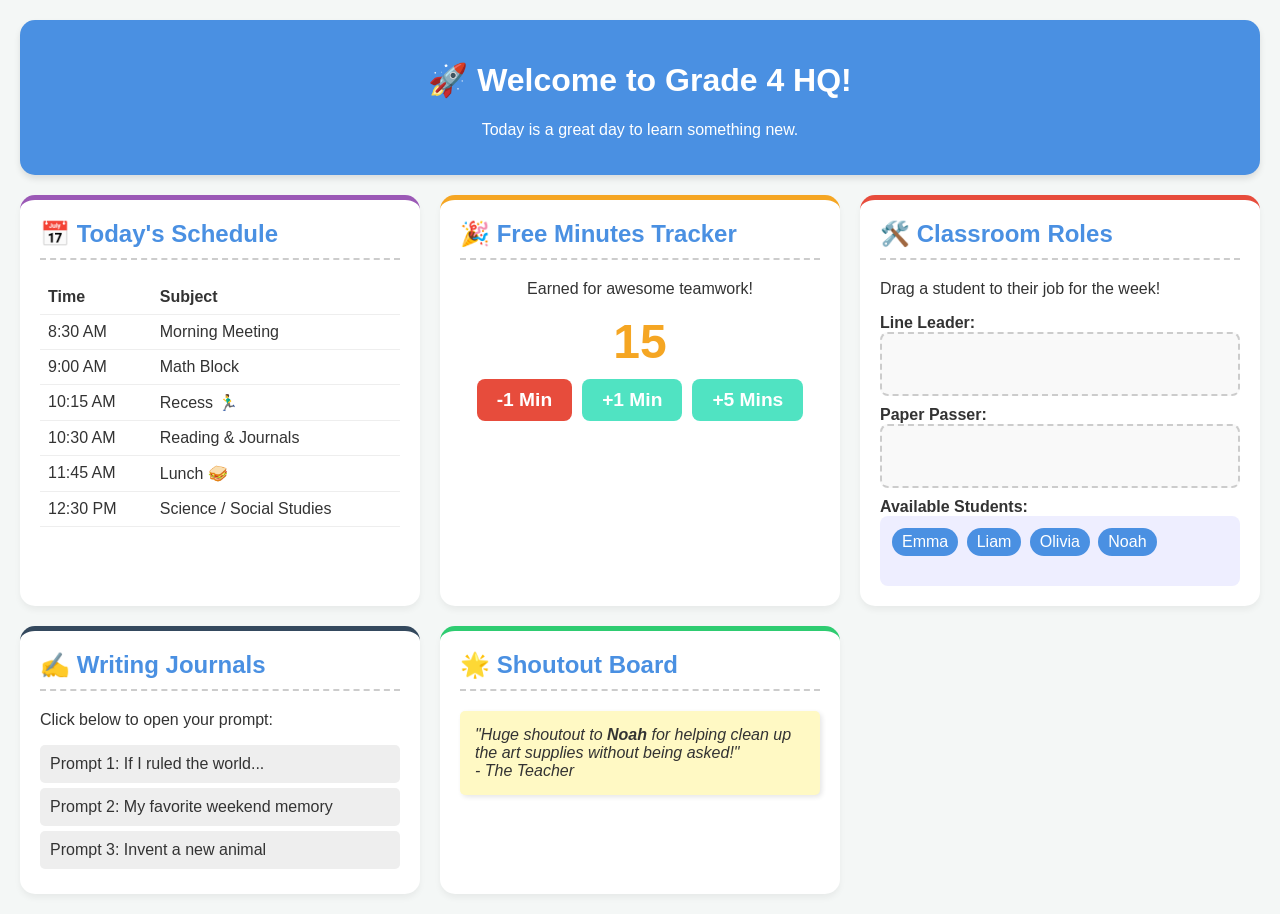
<file: index.html>
<!DOCTYPE html>
<html lang="en">
<head>
  <meta charset="UTF-8">
  <meta name="viewport" content="width=device-width, initial-scale=1.0">
  <title>Grade 4 Headquarters</title>
  <style>
    :root {
      --primary: #4A90E2;
      --secondary: #50E3C2;
      --accent: #F5A623;
      --bg: #F4F7F6;
      --text: #333;
    }
    body {
      font-family: 'Comic Sans MS', 'Chalkboard SE', sans-serif; /* Kid-friendly font */
      background-color: var(--bg);
      color: var(--text);
      margin: 0;
      padding: 20px;
    }
    header {
      text-align: center;
      background: var(--primary);
      color: white;
      padding: 20px;
      border-radius: 15px;
      margin-bottom: 20px;
      box-shadow: 0 4px 6px rgba(0,0,0,0.1);
    }
    .dashboard {
      display: grid;
      grid-template-columns: repeat(auto-fit, minmax(300px, 1fr));
      gap: 20px;
    }
    .card {
      background: white;
      padding: 20px;
      border-radius: 15px;
      box-shadow: 0 4px 6px rgba(0,0,0,0.05);
      border-top: 5px solid var(--secondary);
    }
    .card h2 { margin-top: 0; color: var(--primary); border-bottom: 2px dashed #ccc; padding-bottom: 10px;}
    
    /* Schedule Table */
    table { width: 100%; border-collapse: collapse; }
    th, td { padding: 8px; text-align: left; border-bottom: 1px solid #eee; }
    
    /* Free Minutes Tracker */
    .minutes-display { font-size: 3em; text-align: center; font-weight: bold; color: var(--accent); margin: 10px 0;}
    .btn-group { display: flex; justify-content: center; gap: 10px; }
    button { padding: 10px 20px; font-size: 1.2em; cursor: pointer; border: none; border-radius: 8px; background: var(--secondary); color: white; font-weight: bold;}
    button:hover { filter: brightness(0.9); }
    button.minus { background: #E74C3C; }

    /* Drag and Drop Roles */
    .role-zone { min-height: 40px; background: #f9f9f9; border: 2px dashed #ccc; margin-bottom: 10px; padding: 10px; border-radius: 8px;}
    .student-badge { display: inline-block; background: var(--primary); color: white; padding: 5px 10px; border-radius: 20px; cursor: grab; margin: 2px; }
    .student-pool { min-height: 50px; background: #eef; padding: 10px; border-radius: 8px; }

    /* Journals & Shoutouts */
    .journal-link { display: block; padding: 10px; background: #eee; margin-bottom: 5px; text-decoration: none; color: var(--text); border-radius: 5px; }
    .journal-link:hover { background: var(--secondary); color: white; }
    .shoutout { background: #FFF9C4; padding: 15px; border-radius: 5px; font-style: italic; box-shadow: 2px 2px 5px rgba(0,0,0,0.1); }

  </style>
</head>
<body>

  <header>
    <h1>🚀 Welcome to Grade 4 HQ!</h1>
    <p>Today is a great day to learn something new.</p>
  </header>

  <div class="dashboard">
    
    <div class="card" style="border-top-color: #9B59B6;">
      <h2>📅 Today's Schedule</h2>
      <table>
        <tr><th>Time</th><th>Subject</th></tr>
        <tr><td>8:30 AM</td><td>Morning Meeting</td></tr>
        <tr><td>9:00 AM</td><td>Math Block</td></tr>
        <tr><td>10:15 AM</td><td>Recess 🏃‍♂️</td></tr>
        <tr><td>10:30 AM</td><td>Reading & Journals</td></tr>
        <tr><td>11:45 AM</td><td>Lunch 🥪</td></tr>
        <tr><td>12:30 PM</td><td>Science / Social Studies</td></tr>
      </table>
    </div>

    <div class="card" style="border-top-color: var(--accent);">
      <h2>🎉 Free Minutes Tracker</h2>
      <p style="text-align: center;">Earned for awesome teamwork!</p>
      <div class="minutes-display" id="minutes-count">15</div>
      <div class="btn-group">
        <button class="minus" onclick="updateMinutes(-1)">-1 Min</button>
        <button onclick="updateMinutes(1)">+1 Min</button>
        <button onclick="updateMinutes(5)">+5 Mins</button>
      </div>
    </div>

    <div class="card" style="border-top-color: #E74C3C;">
      <h2>🛠️ Classroom Roles</h2>
      <p>Drag a student to their job for the week!</p>
      
      <strong>Line Leader:</strong>
      <div class="role-zone" ondrop="drop(event)" ondragover="allowDrop(event)"></div>
      
      <strong>Paper Passer:</strong>
      <div class="role-zone" ondrop="drop(event)" ondragover="allowDrop(event)"></div>
      
      <strong>Available Students:</strong>
      <div class="student-pool" id="pool" ondrop="drop(event)" ondragover="allowDrop(event)">
        <div class="student-badge" draggable="true" ondragstart="drag(event)" id="s1">Emma</div>
        <div class="student-badge" draggable="true" ondragstart="drag(event)" id="s2">Liam</div>
        <div class="student-badge" draggable="true" ondragstart="drag(event)" id="s3">Olivia</div>
        <div class="student-badge" draggable="true" ondragstart="drag(event)" id="s4">Noah</div>
      </div>
    </div>

    <div class="card" style="border-top-color: #34495E;">
      <h2>✍️ Writing Journals</h2>
      <p>Click below to open your prompt:</p>
      <a href="#" class="journal-link">Prompt 1: If I ruled the world...</a>
      <a href="#" class="journal-link">Prompt 2: My favorite weekend memory</a>
      <a href="#" class="journal-link">Prompt 3: Invent a new animal</a>
    </div>

    <div class="card" style="border-top-color: #2ECC71;">
      <h2>🌟 Shoutout Board</h2>
      <div class="shoutout">
        "Huge shoutout to <strong>Noah</strong> for helping clean up the art supplies without being asked!" <br><em>- The Teacher</em>
      </div>
    </div>

  </div>

  <script>
    // --- Free Minutes Logic ---
    let minutes = 15;
    function updateMinutes(change) {
      minutes += change;
      if (minutes < 0) minutes = 0; // Don't let it go below zero
      document.getElementById('minutes-count').innerText = minutes;
    }

    // --- Drag and Drop Logic ---
    function allowDrop(ev) {
      ev.preventDefault();
    }

    function drag(ev) {
      ev.dataTransfer.setData("text", ev.target.id);
    }

    function drop(ev) {
      ev.preventDefault();
      var data = ev.dataTransfer.getData("text");
      // Only append if dropping into a role-zone or student-pool
      if(ev.target.classList.contains('role-zone') || ev.target.classList.contains('student-pool')) {
        ev.target.appendChild(document.getElementById(data));
      }
    }
  </script>
</body>
</html>
</file>
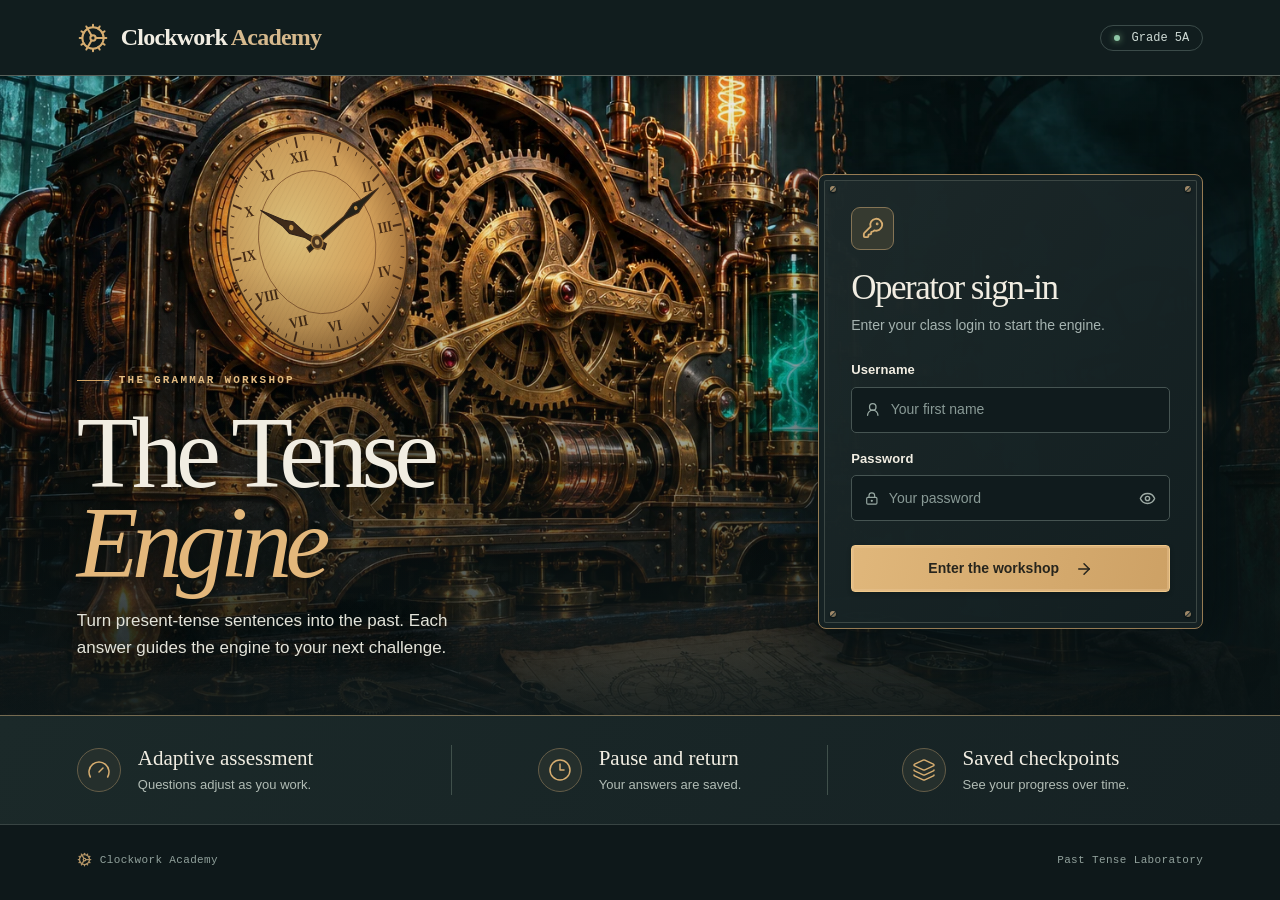
<file: tense-engine/index.html>
<!doctype html>
<html lang="en">
<head>
<meta charset="utf-8">
<meta name="viewport" content="width=device-width,initial-scale=1">
<title>The Tense Engine · Grade 5A</title>
<link rel="icon" href="./favicon.svg" type="image/svg+xml">
<link rel="stylesheet" href="./style.css?v=6">
<link rel="stylesheet" href="./arena.css?v=1">
<script type="module" src="./arena.mjs?v=1"></script>
<script defer src="./workshop.js?v=6"></script>
</head>
<body><div id="workshop"></div><noscript>Turn on JavaScript to use The Tense Engine.</noscript></body>
</html>
</file>
<file: tense-engine/style.css>
:root{color-scheme:dark;--bg:#0e181a;--panel:#172326;--brass:#d6ad70;--dim:#a5b3b0;--line:#344345;--ivory:#f1ede2;--teal:#8dbeb4;--mono:"Courier New",monospace;--serif:Georgia,"Times New Roman",serif}*{box-sizing:border-box}body{margin:0;background:var(--bg);color:var(--ivory);font-family:"Instrument Sans",Arial,sans-serif;font-size:15px;line-height:1.5}button,input,textarea,select{font:inherit}button{cursor:pointer}button:disabled{cursor:wait;opacity:.65}button:focus-visible,select:focus-visible,input:focus-visible,textarea:focus-visible,summary:focus-visible{outline:2px solid #f1c082;outline-offset:3px}h1,h2,h3,h4,p{margin:0}header,footer{display:flex;justify-content:space-between;align-items:center;padding:0 clamp(24px,6vw,110px)}header{height:76px;background:#111d1e;border-bottom:1px solid #57605a;position:relative;z-index:2}.brand,.headerRight,.grade,footer span,.kicker,.primary,.textbtn,.field,.instrument,.sectionTitle,.timehint,.progressline,.answerfoot,.answerfoot>span,.row,.tags{display:flex;align-items:center}.brand{gap:12px;font:600 24px var(--serif);letter-spacing:-.8px}.brand em{font-style:normal;color:#d6b98d}.brandIcon{color:var(--brass);display:grid;place-items:center}.headerRight,.grade{gap:12px}.headerRight{gap:22px}.grade{border:1px solid #3b4b49;border-radius:25px;padding:5px 13px;font:12px var(--mono);color:#cfdbd5}.led{background:#8ec6a6;width:6px;height:6px;border-radius:100%;box-shadow:0 0 7px #76ab82}.hero{position:relative;isolation:isolate;overflow:hidden;background:#111a1a}.machine,.machineFade{position:absolute;inset:0;z-index:-1}.machine{background:url('./engine.webp') 50% 44%/cover no-repeat;transform:translate(var(--dx,0),var(--dy,0)) scale(1.025);transition:transform .45s ease-out}.machineFade{background:linear-gradient(90deg,rgba(5,14,15,.26),transparent 50%,rgba(7,17,18,.58)),linear-gradient(0deg,#0e191bee,rgba(9,18,18,.47) 37%,transparent 70%)}.heroInner{position:relative;max-width:1640px;margin:auto;min-height:clamp(565px,71vh,790px);padding:66px clamp(24px,6vw,110px) 54px;display:grid;grid-template-columns:minmax(0,1fr) minmax(320px,385px);gap:6vw;align-items:center}.intro{align-self:end;max-width:530px;text-shadow:0 2px 20px #050c0b}.kicker{color:#e4bd83;font:700 11px/1.4 var(--mono);letter-spacing:2.2px;gap:10px}.kicker i{width:32px;height:1px;background:#d1a466}.intro h1{font:normal clamp(75px,7.9vw,138px)/.89 var(--serif);letter-spacing:-.065em;margin:20px 0}.intro h1 em{font-weight:normal;color:#e3b77b}.intro p{color:#e3e3d9;max-width:420px;font-size:17px;line-height:1.55}.loginplate,.questionCard{position:relative}.loginplate{background:linear-gradient(130deg,rgba(29,41,42,.98),rgba(18,30,32,.99));border:1px solid #967b53;box-shadow:inset 0 0 0 5px #152123,inset 0 0 0 6px #3b4643,0 18px 60px #050d10a8;border-radius:8px;padding:32px 32px 36px}.screw{position:absolute;width:6px;height:6px;background:linear-gradient(135deg,#af9973 0%,#9b8364 42%,#343b36 45%,#343b36 57%,#7d715a 61%,#78694f);border-radius:100%;box-shadow:0 1px 2px #070d0e}.s1{top:11px;left:11px}.s2{top:11px;right:11px}.s3{bottom:11px;left:11px}.s4{bottom:11px;right:11px}.keyicon{width:43px;height:43px;display:grid;place-items:center;border:1px solid #857455;border-radius:9px;background:#363a30;color:var(--brass);margin:0 0 19px}.loginplate h2{font:normal 35px/1.1 var(--serif);letter-spacing:-1.5px}.loginplate p,.muted,.footnote{color:var(--dim)}.loginplate p{margin:8px 0 24px;font-size:14px}.loginplate label{font-size:13px;font-weight:650;letter-spacing:.1px;display:block;margin:16px 0 7px}.field{gap:10px;color:#99aaa4;background:#101b1d;border:1px solid #465452;border-radius:5px;padding:0 13px;min-height:46px}.field:focus-within{border-color:#d7ae70}.field input{background:none;outline:0;border:0;width:100%;min-width:0;color:var(--ivory);padding:10px 0;font-size:14px}.field input:focus-visible{outline:0}.field input::placeholder,textarea::placeholder{color:#899a96}.eye,.textbtn{border:0;background:none;color:var(--brass)}.eye{display:grid;place-items:center;padding:7px 0 7px 7px;color:#9faca6}.primary{justify-content:center;gap:16px;border:1px solid #efc88a;border-radius:4px;background:linear-gradient(105deg,#e0b77b,#cda165);box-shadow:inset 0 0 0 2px #eec99b55,0 2px 4px #09131055;padding:12px 19px;color:#27251d;font-weight:700;font-size:14px}.primary:hover{filter:brightness(1.08)}.loginplate .primary{width:100%;margin-top:24px}.instrumentStrip{max-width:1640px;margin:auto;display:grid;grid-template-columns:repeat(3,1fr);padding:29px clamp(24px,6vw,110px);background:linear-gradient(125deg,#1b2929,#162224);border-top:1px solid #756b51;border-bottom:1px solid #384443}.instrument{gap:17px;justify-content:center;border-right:1px solid #40504b}.instrument:first-child{justify-content:flex-start}.instrument:last-child{border:0}.instrument>span{display:grid;place-items:center;width:44px;height:44px;border:1px solid #655d48;color:var(--brass);border-radius:50%;background:#252f2c}.instrument h3{font:normal 21px/1.3 var(--serif)}.instrument p{color:#b1bcb5;font-size:13px;margin-top:3px}footer{max-width:1640px;margin:auto;min-height:70px;color:#91a19c;font:11px var(--mono);letter-spacing:.35px}footer span{gap:8px}footer svg{color:#b39466}.workspace{max-width:1180px;margin:auto;padding:40px clamp(18px,4vw,54px) 20px}.workTitle{padding:14px 0 28px}.workTitle h1{font:normal clamp(38px,4.3vw,62px)/1.13 var(--serif);letter-spacing:-2px;margin:9px 0}.workTitle p,.startPanel p,.timehint,.progressline span,.answerfoot>span{color:var(--dim)}.panel,.stat{background:linear-gradient(130deg,#1b292b,#162225);border:1px solid var(--line);border-radius:8px;padding:24px;margin-bottom:18px}.panel h3,.workspace h2{font:normal 25px var(--serif);letter-spacing:-.5px}.workspace h2{font-size:33px;margin:20px 0}.sectionTitle{gap:10px;margin-bottom:14px}.sectionTitle svg,.stat svg{color:var(--brass)}.sectionTitle select{margin-left:auto}.panel>.muted{margin:10px 0}.panel h4{margin:24px 0 6px}.textbtn{gap:7px;font-size:14px;padding:3px 0}.textbtn:hover{text-decoration:underline}.startPanel{display:flex;gap:24px;align-items:center;justify-content:space-between;padding:30px;background:linear-gradient(90deg,#162626f5 20%,#192b2aeb 65%,#1c2725ca),url('./engine.webp') center 44%/cover}.startPanel h2{margin:7px 0}.startPanel p{max-width:550px}.startPanel .primary{flex-shrink:0}.timehint{gap:8px;margin-top:15px;font-size:13px}.row{gap:18px}.stats,.reportGrid{display:grid;gap:16px}.stats{grid-template-columns:repeat(3,1fr)}.stat{display:grid;grid-template-columns:1fr auto;gap:4px}.stat svg{grid-column:2;grid-row:1/3}.stat small,th,.evidence small{font:12px var(--mono);color:#adc1ba}.stat strong{font:normal 39px var(--serif)}.reportGrid{grid-template-columns:1.4fr 1fr}.scrolltable{overflow-x:auto}table{border-collapse:collapse;width:100%;font-size:14px}th,td{text-align:left;padding:10px 9px;border-bottom:1px solid #344241}th{font-size:11px}td:first-child,th:first-child{padding-left:0}tr.selected{background:#28403d}.skill{display:flex;justify-content:space-between;gap:15px;padding:9px 0;border-bottom:1px solid var(--line)}.skill b{color:var(--teal)}.footnote{margin-top:12px;font-size:12px}select,textarea{background:#101d20;border:1px solid #50615d;border-radius:4px;color:var(--ivory);padding:9px 12px}.question{max-width:850px}.progressline,.answerfoot{justify-content:space-between;gap:10px}.progressline{font:13px var(--mono)}progress{width:100%;height:6px;border:0;margin:12px 0 22px;appearance:none;background:#32433f}progress::-webkit-progress-bar{background:#32433f}progress::-webkit-progress-value{background:#c99e64}progress::-moz-progress-bar{background:#c99e64}.questionCard{padding:clamp(24px,4vw,42px);border-color:#685d48}.questionCard blockquote{font:normal clamp(29px,4vw,44px)/1.22 var(--serif);margin:15px 0 28px}.questionCard label{font-size:19px;font-weight:600}.questionCard .muted{margin:4px 0 14px}.questionCard textarea{width:100%;resize:vertical;min-height:115px;font-size:17px;line-height:1.5}.answerfoot{margin-top:16px}.answerfoot>span{gap:6px;font-size:13px}details{border-top:1px solid var(--line)}summary{cursor:pointer;padding:13px 0;display:flex;justify-content:space-between;gap:16px}summary span:last-child{display:flex;align-items:center;color:var(--brass);gap:6px}.evidence{padding:8px 18px 18px;background:#101f21}.evidence p{margin:2px 0 12px}.tags{flex-wrap:wrap;gap:6px;margin:8px 0}.tags span{border:1px solid #52615d;border-radius:4px;padding:3px 8px;font-size:12px}.good{color:#a8d4b9}.miss,.error{color:#f1b49f}.error{background:#382d28;border-radius:4px;padding:8px 12px;margin-top:12px;font-size:14px}.topline{max-width:1020px;margin:14px auto}
@media(min-width:1650px){.heroInner{min-height:760px}}
@media(max-width:850px){.heroInner{grid-template-columns:minmax(0,1fr) 320px;gap:22px;padding:45px 24px}.instrumentStrip{padding:21px 24px}.instrument{gap:10px}.instrument>span{width:34px;height:34px}.instrument h3{font-size:17px}.instrument p{font-size:12px}.reportGrid{grid-template-columns:1fr}.startPanel{align-items:flex-start;flex-direction:column}}
@media(max-width:680px){header{height:61px}.brand{font-size:20px;gap:8px}.heroInner{grid-template-columns:1fr;padding:44px 20px 26px;gap:28px}.intro{max-width:410px}.intro h1{font-size:68px;margin:12px 0}.intro h1 br{display:none}.intro h1 em:before{content:" "}.intro p{font-size:15px;max-width:350px}.machine{background-position:36% top;background-size:auto 440px;background-repeat:no-repeat}.machineFade{background:linear-gradient(0deg,#101b1c 18%,#101b1cdd 46%,#111a1a55 78%)}.loginplate{width:100%;max-width:470px;justify-self:center;padding:26px}.keyicon{float:right}.instrumentStrip{grid-template-columns:1fr;gap:16px}.instrument,.instrument:first-child{justify-content:flex-start;border:0}.instrument p,.instrument h3{display:inline}.instrument p{margin-left:8px}.stats{grid-template-columns:1fr 1fr}.stat{padding:15px}.stat:last-child{grid-column:1/-1}.stats .stat{margin:0}.stats{margin-bottom:16px}.stat strong{font-size:30px}.panel{padding:18px}.answerfoot{flex-wrap:wrap}.grade{padding:4px 8px}.headerRight{gap:8px}.headerRight .textbtn span{display:none}.sectionTitle{flex-wrap:wrap}footer{font-size:10px;padding:0 18px}.questionCard{padding:24px}.progressline span{display:none}.workspace{padding-top:22px}}
@media(prefers-reduced-motion:reduce){*,*::before,*::after{scroll-behavior:auto!important;transition:none!important;animation:none!important}.machine{transform:none}}
.review{border:0;border-left:1px solid #53635c;background:transparent;color:#e3c48d;font:inherit;padding:0 0 0 7px;margin-left:7px}.review:hover{text-decoration:underline}body:has(.workspace){background:linear-gradient(90deg,#0e191bf5,#0e191bf0),url('./engine.webp') center/cover fixed}.questionCard{box-shadow:inset 0 0 0 5px #182526,inset 0 0 0 6px #34423f}
.rankPanel{margin:0 0 26px;text-align:center;padding:clamp(25px,5vw,55px) 18px;background:radial-gradient(ellipse at 50% 44%,#58462c66,transparent 65%),#152324;border:1px solid #827454;border-radius:10px}.rankTitle{display:block;color:#f7e9cf;font:normal clamp(24px,3vw,35px) Georgia,serif}.rankPanel strong{display:block;color:#ffe8b4;text-shadow:0 0 12px #e5a54da6,0 0 44px #edac4e70;font-family:Georgia,serif;line-height:1.1;margin:8px 0 12px}.rankValue{font-size:clamp(86px,15vw,170px)}.rankWait{font-size:clamp(42px,7vw,78px)}.rankPanel p{color:#c2cfc7;margin:5px auto;max-width:570px}.workspace>.textbtn+.panel{margin-top:18px}
.breakNote{border-left:3px solid var(--brass);padding:8px 14px;margin:0 0 18px;color:var(--ivory);background:#233331}

.teacherConsole{max-width:1280px;padding:20px clamp(14px,3vw,40px);font-size:14px}
.teacherConsole a{color:#e5c18c;text-decoration:underline;text-decoration-color:#9a805b;text-underline-offset:3px}
.teacherConsole a:hover,.teacherConsole a:focus-visible{color:#ffdfa6;text-decoration-color:currentColor}
.teacherConsole a:focus-visible{outline:2px solid var(--brass);outline-offset:2px}
.teacherTop,.teacherSelect,.workControls,.paperHeader,.pageNav{display:flex;align-items:center;justify-content:space-between;gap:10px;flex-wrap:wrap}
.teacherTop h1{font:normal clamp(28px,3vw,40px)/1.1 var(--serif);margin:0 0 4px}
.teacherConsole small{color:#bbc9c4}
.teacherSelect select{padding:6px;max-width:100%}
.teacherMetrics{display:grid;grid-template-columns:repeat(5,minmax(0,1fr));gap:8px;margin:14px 0 10px}
.teacherConsole .teacherMetric{display:block;background:#1b2a2b;border:1px solid #465650;border-radius:5px;padding:8px 12px;text-decoration:none}
.teacherMetric span{color:#bfd0c9;display:block;font-size:12px}.teacherMetric strong{font:normal 27px/1.1 var(--serif)}
.teacherTabs,.verbShortcuts,.resultFilters,.skillLinks,.markLinks{display:flex;flex-wrap:wrap;align-items:center;gap:6px}
.teacherTabs{border-bottom:1px solid var(--line);gap:2px}
.teacherConsole .teacherTabs a{padding:5px 10px;text-decoration:none;border-bottom:2px solid transparent}
.teacherConsole .teacherTabs [aria-current=page]{border-color:var(--brass);background:#263735;color:var(--ivory)}
.verbShortcuts{margin:8px 0 12px}
.teacherConsole .verbShortcuts a,.teacherConsole .resultFilters a,.teacherConsole .skillLinks a{font-size:12px;border:1px solid #485d56;border-radius:4px;padding:3px 8px;text-decoration:none}
.teacherConsole [aria-current=true]{background:#395149;color:#fff1d9}
.teacherContent{border:1px solid var(--line);border-radius:6px;background:#172426;padding:12px 16px}
.teacherConsole h2,.teacherConsole h3{font:normal 23px var(--serif);margin:0 0 8px}
.teacherConsole h3{font-size:19px;margin:14px 0 5px}
.teacherConsole td,.teacherConsole th{padding:5px 7px;font-size:13px}
.teacherColumns,.teacherTimeGrid{display:grid;grid-template-columns:1fr 1fr;gap:10px 24px}
.teacherListLink,.verbBar{display:flex;align-items:center;justify-content:space-between;border-bottom:1px solid var(--line);padding:5px 2px}
.teacherContent .verbBar{display:grid;grid-template-columns:minmax(60px,90px) minmax(40px,1fr) 50px 95px 100px;gap:10px;color:var(--ivory);text-decoration:none}
.verbBar b,.verbBar strong{color:var(--brass)}.barTrack{height:10px;background:#31403e;border-radius:2px;overflow:hidden}.barTrack i{display:block;height:100%;background:#78b4a1}
.verbBar:hover,.teacherListLink:hover{background:#21332e}
.workControls{margin-bottom:8px}.workControls h2{margin:0}
.skillLinks{margin:8px 0}.teacherPaper{padding:10px 12px;margin-top:8px;border:1px solid #3c504b;border-radius:5px;background:#111f21}
.paperHeader{font:12px var(--mono);margin-bottom:6px}
.paperAnswers{display:grid;grid-template-columns:1fr 1fr;gap:8px}.paperAnswers p{background:#203030;padding:5px 8px;border-left:2px solid #947c59}
.paperAnswers p:last-child{border-color:#75aa97}.paperPrompt{margin-bottom:6px}
.teacherPaper p{white-space:pre-wrap;overflow-wrap:anywhere}
.teacherPaper small{display:block;font-size:11px;color:#b2c2bc}.markLinks{margin-top:8px}
.markLinks span,.flagLink{border-radius:4px;padding:2px 6px;font-size:12px}.correctMark{background:#243d32;color:#b8e3c8}.wrongMark{background:#44312d;color:#f4c2ae}
.teacherConsole .markLinks span a{color:inherit}.markLinks [data-selected=true]{outline:1px solid currentColor}.teacherConsole .flagLink{background:#303743;color:#dddbf4}
.teacherPaper details{border:0}.teacherPaper summary{padding:4px 0 0;color:#b7c6bf;font-size:12px;justify-content:flex-start}.reviewBody{padding:6px 2px}.pageNav{margin-top:12px;justify-content:center}
@media(max-width:680px){.teacherMetrics{grid-template-columns:repeat(auto-fit,minmax(90px,1fr));gap:4px}.teacherConsole .teacherMetric{padding:5px 7px}.teacherTop{align-items:flex-start}.teacherContent{padding:8px}.teacherConsole .verbBar{grid-template-columns:58px 1fr 36px 70px;gap:5px;font-size:12px}.verbBar small{grid-column:2/-1}.teacherColumns,.paperAnswers,.teacherTimeGrid{grid-template-columns:1fr}.teacherSelect{justify-content:flex-start}.teacherConsole .teacherTabs a{padding:4px 6px}}
.paperAnswers mark{background:#684b31;color:#fff1d8;border-radius:2px;padding:0 1px;font-weight:700}.paperAnswers p:last-child mark{background:#295344;color:#dff9e7}
.machine{background-image:url('./clock.svg'),url('./engine.webp')}
</file>
<file: tense-engine/arena.css>
.arenaInvite{margin:18px 0;padding:24px 30px;display:flex;gap:24px;align-items:center;justify-content:space-between;background:linear-gradient(110deg,#182d2b,#263937 65%,#1e2625);border:1px solid #6e6855;border-radius:5px}.arenaInvite h2,.arenaTop h2,.drill h2{font:normal clamp(26px,3vw,40px) Georgia,serif;color:#ffe6b2;margin:0}.arenaInvite p,.arenaTop p,.drill p{margin:5px 0;color:#c4d3cc}
.arenaDialog{color:#f6f1dc;background:#111f21;border:1px solid #8c7957;padding:0;width:min(1450px,96vw);max-width:96vw;max-height:95dvh;overflow:auto;border-radius:9px;box-shadow:0 16px 90px #000c}.arenaDialog::backdrop{background:#071013df}.arenaTop{position:sticky;top:0;background:#142525f5;z-index:3;padding:13px clamp(12px,3vw,38px);border-bottom:1px solid #736349;display:flex;align-items:center;justify-content:space-between;gap:12px}.arenaTop p{font-size:14px}.arenaBtns{display:flex;gap:8px;align-items:center}.arenaBtn{border:1px solid #8c8068;background:#203332;color:#f3e0bc;border-radius:5px;padding:8px 12px}.arenaBtn:hover{background:#34473e}.arenaScroll{overflow:auto;overscroll-behavior:contain}.gearField{position:relative;isolation:isolate;overflow:hidden;background:#102022}.arenaBackdrop,.arenaPipes{position:absolute;inset:-18px;pointer-events:none;z-index:-2}.arenaBackdrop{background:linear-gradient(90deg,#0c2326d9,#122020e0),var(--arena-photo) center/cover;transform:translate(var(--far-x,0px),var(--far-y,0px))}.arenaPipes{z-index:-1;opacity:.35;background:repeating-linear-gradient(0deg,transparent 0 130px,#746040 131px,#494331 133px,transparent 137px),repeating-linear-gradient(90deg,transparent 0 210px,#485b51 212px,transparent 215px);transform:translate(var(--near-x,0px),var(--near-y,0px))}.verbGear{border:0;padding:0;position:absolute;top:0;left:0;background:transparent;display:grid;place-items:center;isolation:isolate;filter:drop-shadow(0 0 5px var(--glow));color:#fff6dd;font:700 15px Georgia,serif;touch-action:manipulation}.verbGear::before,.verbGear::after{content:"";position:absolute;pointer-events:none}.verbGear::before{inset:2%;background:linear-gradient(132deg,#f9d9a5,#7b694c 32%,#392e22 49%,#af9571 63%,#554d3e 77%,#ecd29f);clip-path:var(--gear-cut);animation:arena-turn 85s linear infinite;animation-delay:var(--phase);z-index:-2}.verbGear::after{inset:16%;border-radius:50%;border:2px solid var(--glow);background:radial-gradient(circle at 32% 21%,#40514d,#152021 65%,#0c1211);box-shadow:0 0 5px var(--glow),inset 0 0 6px var(--glow);z-index:-1}.verbGear:focus-visible,.verbGear:hover{filter:drop-shadow(0 0 10px var(--glow));outline:2px solid #ffdf9d;border-radius:50%}.gearField.still .verbGear::before{animation-play-state:paused}@keyframes arena-turn{to{transform:rotate(360deg)}}.arenaLegend{display:flex;gap:8px 16px;flex-wrap:wrap;padding:13px 24px;color:#e1e7db;font-size:13px;border-top:1px solid #535e51}.arenaLegend span:before{content:"";display:inline-block;width:9px;height:9px;background:var(--glow);border-radius:50%;margin-right:5px}.drill{max-width:760px;margin:auto;padding:30px clamp(16px,4vw,44px) 45px}.drill blockquote{padding:12px 0;font:normal clamp(22px,3vw,32px) Georgia,serif;margin:4px 0 14px;color:#f7e5c3}.drill label,.drill strong{display:block}.drill input{background:#0e1a1c;border:1px solid #849789;color:white;padding:12px;border-radius:4px;margin:8px 0;font:inherit;width:100%;box-sizing:border-box}.drill [role=status]{min-height:1.6em;color:#ffcf84}.drill .arenaBtn{margin:8px 0}.drill .drillScore{border-bottom:1px solid #50635a;padding:10px 0 16px;margin-bottom:20px}.arenaDialog button:disabled{opacity:.55}.arenaTop button{white-space:nowrap}
@media(max-width:650px){.arenaInvite,.arenaTop{flex-wrap:wrap}.arenaTop h2{font-size:24px}.arenaTop p{font-size:12px}.arenaTop{position:relative}.arenaDialog{width:96vw}.arenaLegend{padding:10px}.arenaInvite{padding:18px}.arenaBtns button{padding:5px 10px}.verbGear{font-size:13px}}
@media(prefers-reduced-motion:reduce){.verbGear::before{animation:none}.arenaBackdrop,.arenaPipes{transform:none}}
</file>
